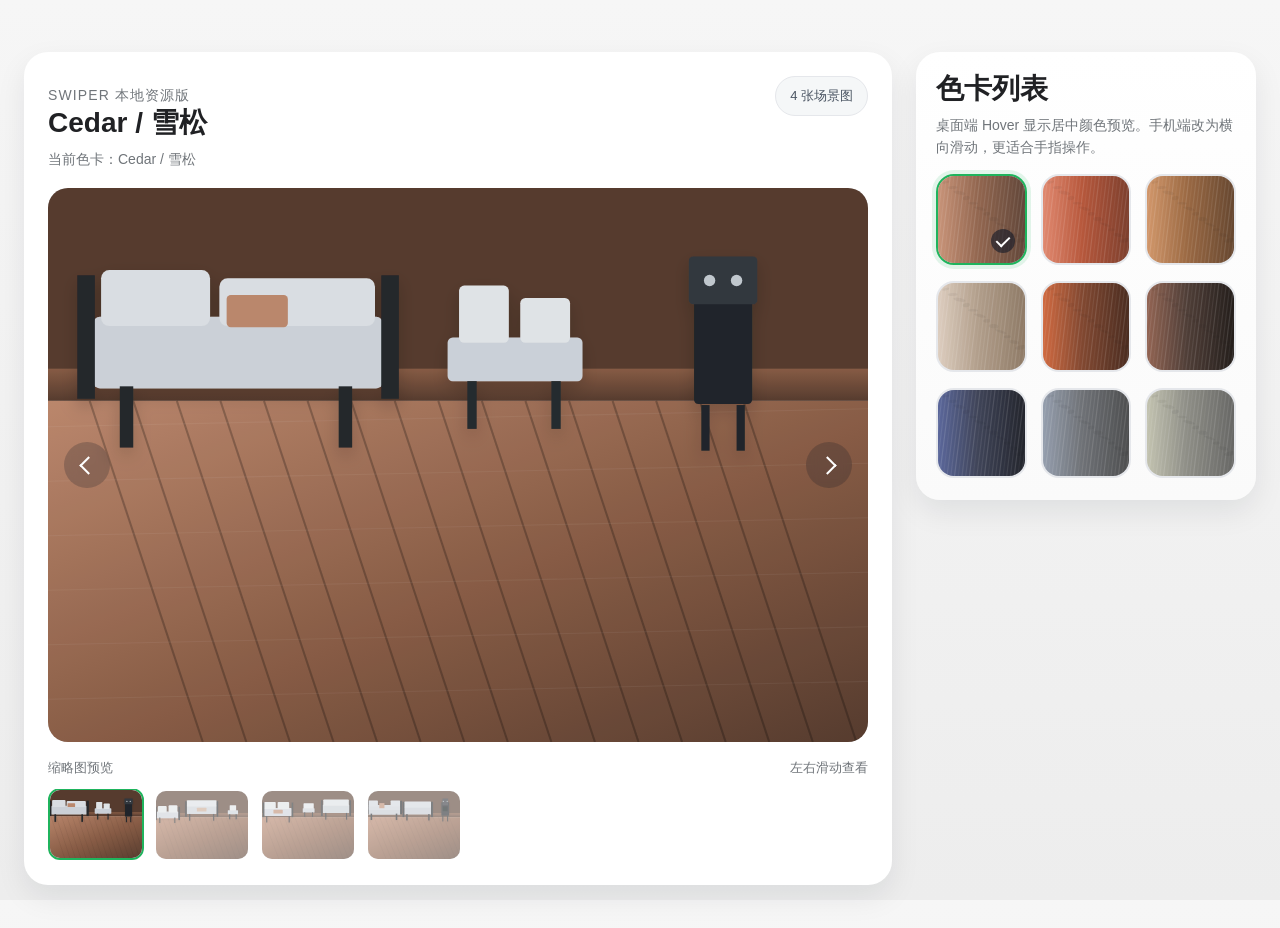
<file: index.html>
<!DOCTYPE html>
<html lang="zh-CN">
<head>
  <meta charset="UTF-8" />
  <meta name="viewport" content="width=device-width, initial-scale=1.0, viewport-fit=cover" />
  <title>色卡联动场景图 Demo（Swiper 响应式本地版）</title>
  <link rel="stylesheet" href="./assets/css/swiper-bundle.min.css" />
  <link rel="stylesheet" href="./assets/css/style.css?v=1.0.0" />
</head>
<body>
  <main class="page">
    <div class="layout">
      <section class="gallery-shell">
        <header class="gallery-head">
          <div class="gallery-copy">
            <p class="eyebrow">Swiper 本地资源版</p>
            <h1 id="galleryTitle">Cedar / 雪松</h1>
            <p id="gallerySubtitle">默认选中第一张最新色卡。桌面端点击右侧色卡切换，手机端在下方横向滑动选择。</p>
          </div>
          <div class="summary-pill" id="metaText">4 张场景图</div>
        </header>

        <div class="stage swiper main-swiper" id="mainSwiper" aria-label="场景图轮播">
          <div class="swiper-wrapper" id="mainWrapper"></div>
          <button class="nav-btn prev" type="button" aria-label="上一张"></button>
          <button class="nav-btn next" type="button" aria-label="下一张"></button>
        </div>

        <div class="thumb-section">
          <div class="section-bar">
            <div class="thumb-label">缩略图预览</div>
            <div class="thumb-tip">左右滑动查看</div>
          </div>
          <div class="swiper thumb-swiper" id="thumbSwiper" aria-label="缩略图轮播">
            <div class="swiper-wrapper" id="thumbWrapper"></div>
          </div>
        </div>
      </section>

      <aside class="palette-shell">
        <div class="palette-head">
          <div>
            <h2>色卡列表</h2>
            <p>桌面端 Hover 显示居中颜色预览。手机端改为横向滑动，更适合手指操作。</p>
          </div>
        </div>
        <div class="swatch-swiper-wrap">
          <div class="swiper swatch-swiper" id="swatchSwiper" aria-label="色卡选择">
            <div class="swiper-wrapper" id="swatches"></div>
          </div>
        </div>
      </aside>
    </div>
  </main>

  <script defer src="./assets/js/swiper-bundle.min.js"></script>
  <script defer src="./assets/js/app.js?v=1.0.0"></script>
</body>
</html>
</file>
<file: assets/css/style.css>
* { box-sizing: border-box; }
:root {
  --bg: #f3f3f3;
  --panel: #ffffff;
  --panel-soft: #fafafa;
  --text: #202124;
  --muted: #70757a;
  --line: #e5e7eb;
  --active: #1fb45d;
  --active-soft: rgba(31, 180, 93, 0.12);
  --shadow: 0 12px 30px rgba(15, 23, 42, 0.08);
  --shadow-mobile: 0 8px 18px rgba(15, 23, 42, 0.06);
  --radius-xl: 24px;
  --radius-lg: 20px;
  --radius-md: 16px;
  --radius-sm: 12px;
}

html, body { height: 100%; }
body {
  margin: 0;
  overflow-x: hidden;
  font-family: -apple-system, BlinkMacSystemFont, "Segoe UI", Roboto, "PingFang SC", "Microsoft YaHei", sans-serif;
  background: linear-gradient(180deg, #f6f6f6 0%, #ededed 100%);
  color: var(--text);
}
button { font: inherit; }
img { display: block; max-width: 100%; }

.page {
  width: min(100%, 1320px);
  margin: 28px auto;
  padding: 24px;
}

.layout {
  display: grid;
  grid-template-columns: minmax(0, 1fr) 340px;
  gap: 24px;
  align-items: start;
}

.page,
.layout,
.gallery-shell,
.palette-shell,
.stage,
.thumb-section,
.thumb-swiper,
.swatch-swiper-wrap,
.swatch-swiper,
#swatches {
  min-width: 0;
}

.gallery-shell,
.palette-shell {
  background: var(--panel);
  border-radius: var(--radius-xl);
  box-shadow: var(--shadow);
}

.gallery-shell {
  padding: 24px;
  min-width: 0;
}

.palette-shell {
  padding: 20px;
  overflow: hidden;
  background: linear-gradient(180deg, #ffffff 0%, #fafafa 100%);
}

.gallery-head,
.palette-head,
.section-bar {
  display: flex;
  align-items: flex-start;
  justify-content: space-between;
  gap: 16px;
}

.gallery-head { margin-bottom: 18px; }
.gallery-copy { min-width: 0; }

.eyebrow {
  margin: 0 0 8px;
  font-size: 12px;
  letter-spacing: .08em;
  text-transform: uppercase;
  color: var(--muted);
}

.gallery-head h1,
.palette-head h2 {
  margin: 0;
  font-size: 28px;
  line-height: 1.2;
}

.gallery-head p,
.palette-head p,
.thumb-label,
.thumb-tip {
  margin: 8px 0 0;
  color: var(--muted);
  font-size: 14px;
  line-height: 1.6;
}

.summary-pill {
  flex: 0 0 auto;
  padding: 10px 14px;
  border-radius: 999px;
  background: #f5f7f8;
  border: 1px solid var(--line);
  font-size: 13px;
  color: #4b5563;
  white-space: nowrap;
}

.stage {
  position: relative;
  overflow: hidden;
  border-radius: var(--radius-lg);
  background: #dde2e6;
  aspect-ratio: 4 / 2.7;
}

.main-swiper,
.thumb-swiper {
  width: 100%;
}

.main-swiper,
.main-swiper .swiper-wrapper,
.main-swiper .swiper-slide {
  height: 100%;
}

.main-swiper .swiper-slide { overflow: hidden; }
.main-swiper .swiper-slide img {
  width: 100%;
  height: 100%;
  object-fit: cover;
}

.nav-btn {
  position: absolute;
  top: 50%;
  transform: translateY(-50%);
  z-index: 5;
  width: 46px;
  height: 46px;
  border: 0;
  border-radius: 999px;
  cursor: pointer;
  background: rgba(17, 24, 39, 0.22);
  backdrop-filter: blur(6px);
  transition: background .2s ease, transform .2s ease, opacity .2s ease;
}

.nav-btn::before {
  content: "";
  position: absolute;
  inset: 0;
  margin: auto;
  width: 11px;
  height: 11px;
  border-top: 2px solid #fff;
  border-right: 2px solid #fff;
}

.nav-btn:hover { background: rgba(17, 24, 39, 0.36); }
.nav-btn:active { transform: translateY(-50%) scale(0.96); }
.nav-btn.prev { left: 16px; }
.nav-btn.prev::before { transform: rotate(-135deg); left: 3px; }
.nav-btn.next { right: 16px; }
.nav-btn.next::before { transform: rotate(45deg); right: 3px; }

.thumb-section { margin-top: 16px; }
.section-bar { margin-bottom: 10px; align-items: center; }
.thumb-label,
.thumb-tip { margin: 0; font-size: 13px; }
.thumb-tip { white-space: nowrap; }
.thumb-swiper { overflow: hidden; }

.thumb-swiper .swiper-slide {
  width: 96px;
  aspect-ratio: 4 / 3;
  border-radius: var(--radius-sm);
  overflow: hidden;
  cursor: pointer;
  opacity: 0.58;
  border: 2px solid transparent;
  transition: opacity .2s ease, border-color .2s ease, transform .2s ease;
}

.thumb-swiper .swiper-slide img {
  width: 100%;
  height: 100%;
  object-fit: cover;
}

.thumb-swiper .swiper-slide-thumb-active {
  opacity: 1;
  border-color: var(--active);
  transform: translateY(-1px);
}

.palette-head { margin-bottom: 16px; }

.swatch-swiper-wrap { width: 100%; }
.swatch-swiper { width: 100%; overflow: visible; }
.swatch-swiper .swiper-wrapper {
  display: grid;
  grid-template-columns: repeat(3, minmax(0, 1fr));
  gap: 14px;
}
.swatch-swiper .swiper-slide {
  width: auto;
  height: auto;
}

.swatch {
  position: relative;
  width: 100%;
  padding: 0;
  border: 2px solid transparent;
  border-radius: 18px;
  overflow: hidden;
  background: #e5e7eb;
  aspect-ratio: 1 / 1;
  cursor: pointer;
  transition: transform .2s ease, border-color .2s ease, box-shadow .2s ease;
}

.swatch:hover {
  transform: translateY(-2px);
  box-shadow: 0 10px 20px rgba(15, 23, 42, 0.12);
}

.swatch.active {
  border-color: var(--active);
  box-shadow: 0 0 0 4px var(--active-soft);
}

.swatch__image {
  width: 100%;
  height: 100%;
  object-fit: cover;
}

.swatch__veil {
  position: absolute;
  inset: 0;
  display: flex;
  align-items: center;
  justify-content: center;
  background: rgba(17, 24, 39, 0);
  transition: background .2s ease;
}

.swatch__tone {
  width: 42%;
  height: 42%;
  min-width: 46px;
  min-height: 46px;
  border-radius: 50%;
  border: 2px solid rgba(255, 255, 255, 0.85);
  box-shadow: 0 10px 20px rgba(0, 0, 0, 0.18);
  opacity: 0;
  transform: scale(.72);
  transition: opacity .2s ease, transform .2s ease;
}

.swatch__check {
  position: absolute;
  right: 10px;
  bottom: 10px;
  width: 24px;
  height: 24px;
  border-radius: 50%;
  background: rgba(17, 24, 39, 0.6);
  opacity: 0;
  transform: scale(.7);
  transition: opacity .2s ease, transform .2s ease;
}

.swatch__check::before {
  content: "";
  position: absolute;
  inset: 0;
  width: 6px;
  height: 11px;
  margin: auto;
  border-right: 2px solid #fff;
  border-bottom: 2px solid #fff;
  transform: rotate(45deg) translate(-1px, -1px);
}

.swatch.active .swatch__check {
  opacity: 1;
  transform: scale(1);
}

@media (hover: hover) and (pointer: fine) {
  .swatch:hover .swatch__veil,
  .swatch:focus-visible .swatch__veil {
    background: rgba(17, 24, 39, 0.2);
  }

  .swatch:hover .swatch__tone,
  .swatch:focus-visible .swatch__tone {
    opacity: 1;
    transform: scale(1);
  }
}

.swatch:focus-visible {
  outline: 0;
  border-color: #2563eb;
  box-shadow: 0 0 0 4px rgba(37, 99, 235, 0.14);
}

@media (max-width: 1100px) {
  .layout {
    grid-template-columns: 1fr;
  }
}

@media (max-width: 768px) {
  .page {
    width: 100%;
    margin: 0;
    padding: 12px;
  }

  .layout { gap: 14px; }

  .gallery-shell,
  .palette-shell {
    border-radius: 18px;
    box-shadow: var(--shadow-mobile);
    padding: 16px;
  }

  .gallery-head,
  .palette-head,
  .section-bar {
    flex-direction: column;
    align-items: flex-start;
    gap: 8px;
  }

  .gallery-head h1,
  .palette-head h2 { font-size: 24px; }
  .gallery-head p,
  .palette-head p { font-size: 13px; }
  .summary-pill { padding: 8px 12px; }

  .stage {
    aspect-ratio: 1 / 0.9;
    border-radius: 16px;
  }

  .main-swiper .swiper-slide img {
    object-fit: contain;
    background: #e7ebef;
  }

  .thumb-swiper .swiper-slide {
    width: clamp(72px, 22vw, 92px);
    border-radius: 10px;
  }

  .palette-shell { padding-top: 14px; }

  .swatch-swiper {
    overflow: hidden;
    margin: 0 -2px;
    padding: 2px 2px 8px;
  }

  .swatch-swiper .swiper-wrapper {
    display: flex;
    gap: 0;
  }

  .swatch-swiper .swiper-slide {
    width: 84px !important;
    flex: 0 0 84px;
    height: auto;
  }

  .swatch {
    width: 84px;
    border-radius: 16px;
  }

  .swatch:hover {
    transform: none;
    box-shadow: none;
  }

  .swatch__veil,
  .swatch__tone { display: none; }

  .swatch.active {
    box-shadow: 0 0 0 3px var(--active-soft);
  }

  .swatch.active::after {
    content: "";
    position: absolute;
    left: 10px;
    right: 10px;
    bottom: 8px;
    height: 4px;
    border-radius: 999px;
    background: var(--active);
  }
}

@media (max-width: 560px) {
  body { background: #f5f5f5; }
  .page { padding: 10px; }

  .gallery-shell,
  .palette-shell {
    border-radius: 16px;
    padding: 14px;
  }

  .gallery-head h1,
  .palette-head h2 { font-size: 22px; }
  .stage { aspect-ratio: 1 / 1.02; }

  .nav-btn {
    width: 38px;
    height: 38px;
  }

  .nav-btn.prev { left: 10px; }
  .nav-btn.next { right: 10px; }

  .thumb-swiper .swiper-slide { width: 68px; }

  .swatch-swiper .swiper-slide {
    width: 78px !important;
    flex: 0 0 78px;
  }

  .swatch {
    width: 78px;
    border-radius: 14px;
  }

  .swatch__check {
    width: 22px;
    height: 22px;
    right: 8px;
    bottom: 8px;
  }
}
</file>
